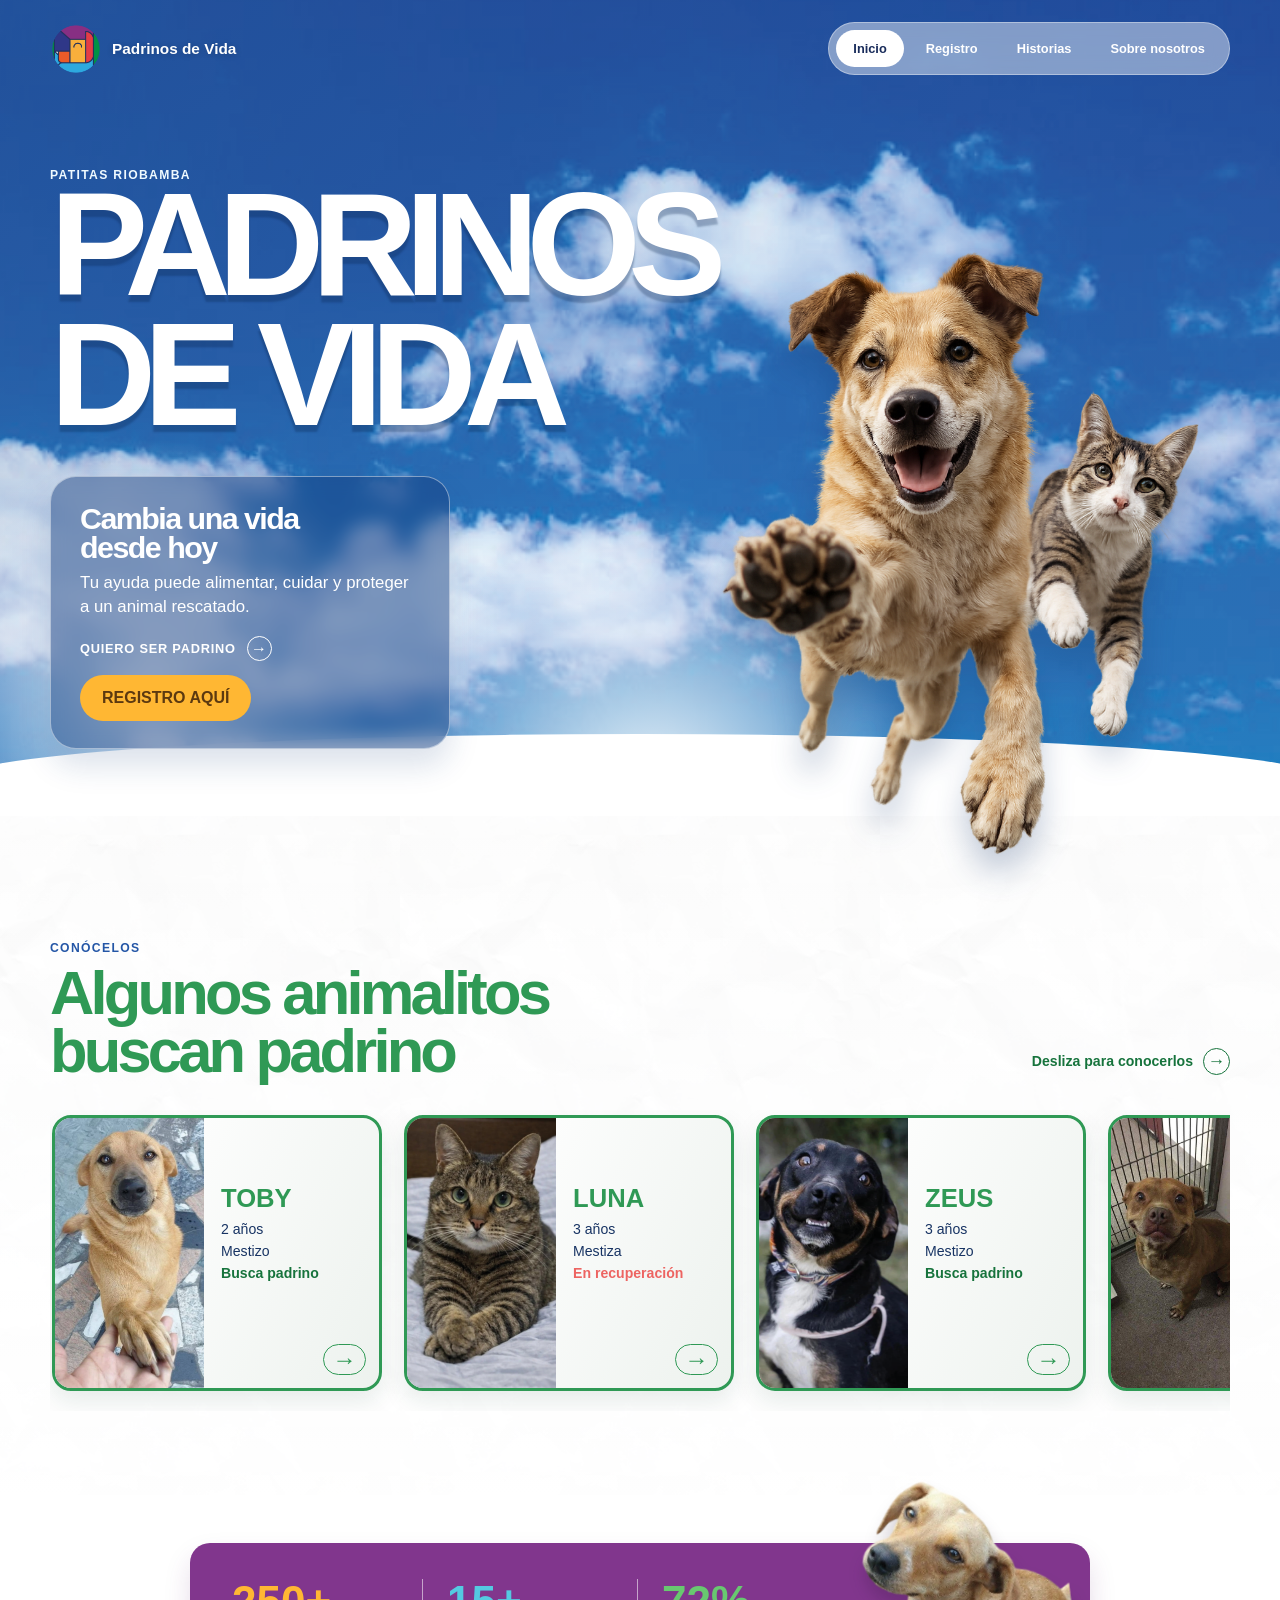
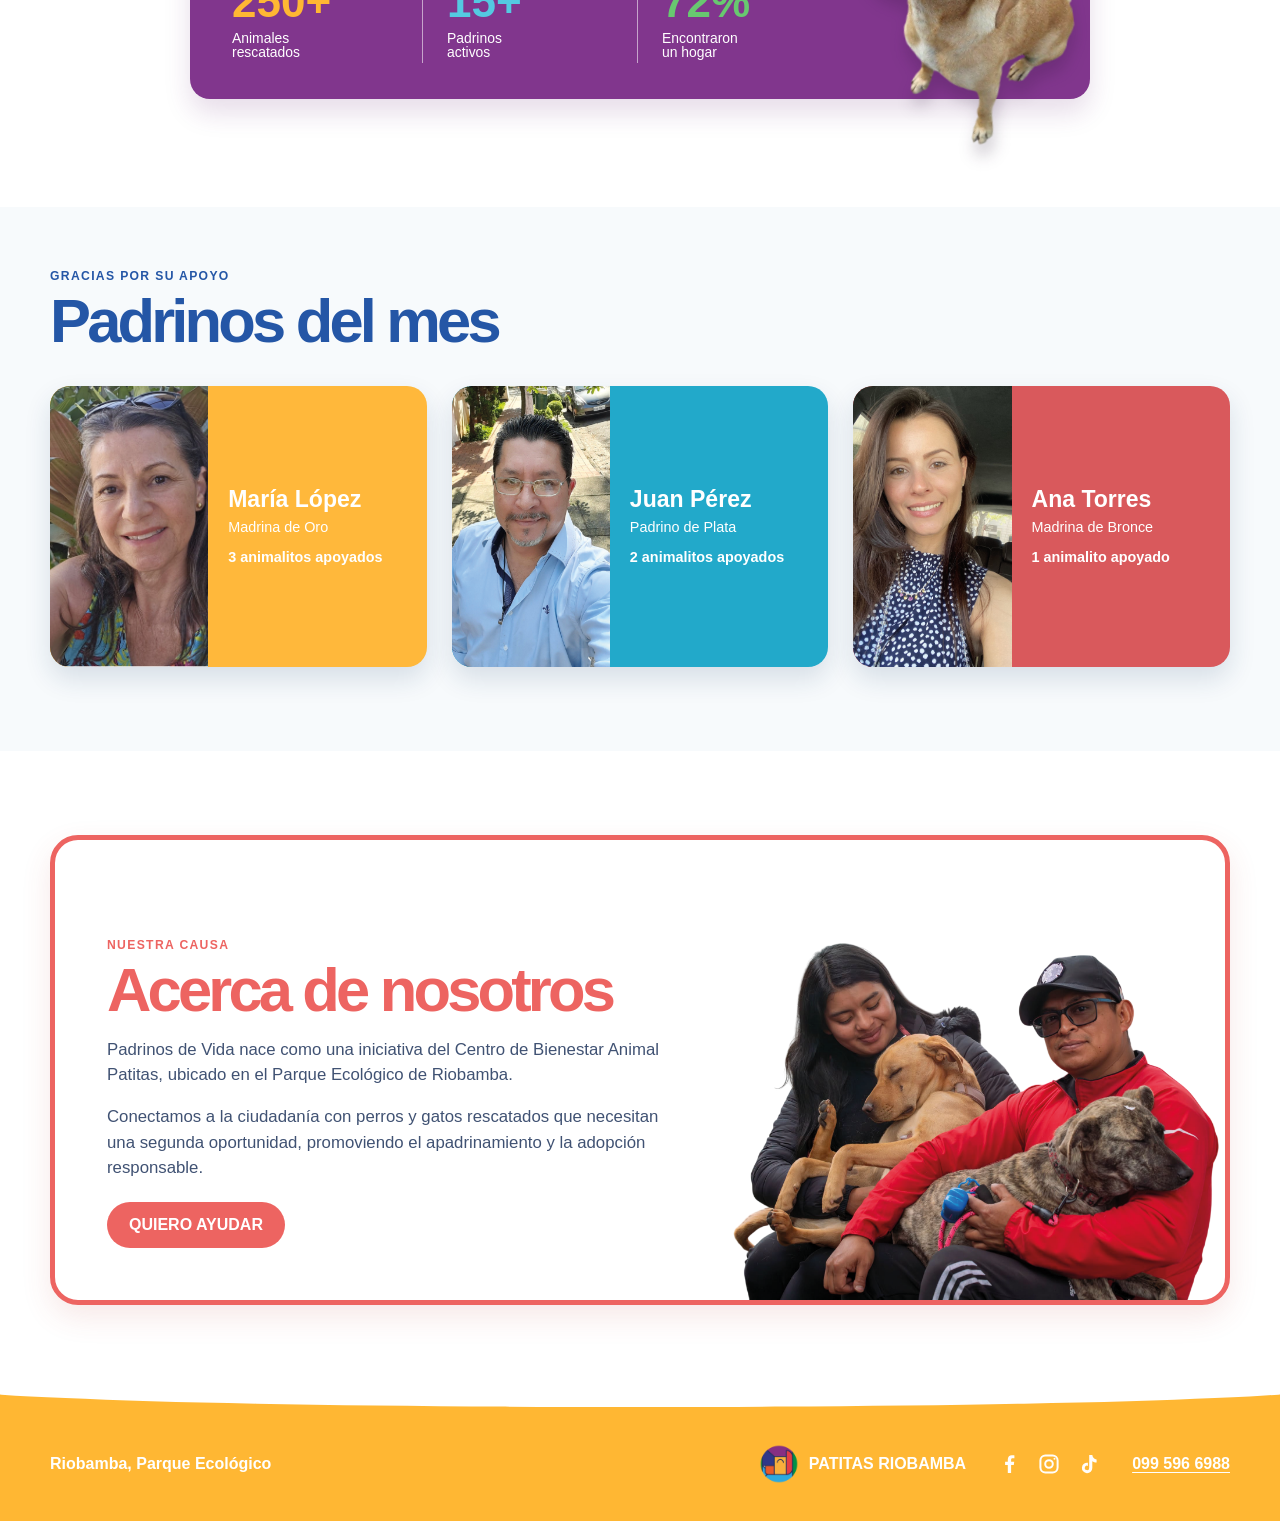
<file: index.html>
<!doctype html>
<html lang="es">
  <head>
    <meta charset="utf-8">
    <meta name="viewport" content="width=device-width, initial-scale=1">
    <title>Padrinos de Vida Riobamba | Patitas Riobamba</title>
    <meta name="description" content="Padrinos de Vida Riobamba conecta personas solidarias con animales rescatados que necesitan cuidado, alimento y una segunda oportunidad.">
    <meta name="theme-color" content="#2456a6">
    <meta property="og:title" content="Padrinos de Vida Riobamba">
    <meta property="og:description" content="Cambia una vida desde hoy. Conoce y apadrina a un animal rescatado.">
    <meta property="og:image" content="img/logo1.png">
    <meta property="og:type" content="website">
    <link rel="icon" type="image/png" sizes="any" href="img/logo1.png">
    <link rel="apple-touch-icon" href="img/logo1.png">
    <link rel="manifest" href="site.webmanifest">
    <link rel="stylesheet" href="style.css">
  </head>
  <body class="home-page">
    <a class="skip-link" href="#contenido">Ir al contenido</a>

    <header class="site-header" id="inicio">
      <a class="brand" href="#inicio" aria-label="Padrinos de Vida: ir al inicio">
        <img src="img/logo1.png" alt="Logo Padrinos de Vida Riobamba">
        <span>Padrinos de Vida</span>
      </a>
      <button class="menu-toggle" type="button" aria-expanded="false" aria-controls="main-menu">
        <span class="sr-only">Abrir menú</span>
        <span></span><span></span><span></span>
      </button>
      <nav id="main-menu" class="main-nav" aria-label="Navegación principal">
        <a class="is-active" href="#inicio">Inicio</a>
        <a href="registro.html">Registro</a>
        <a href="#animalitos">Historias</a>
        <a href="#acerca-de-nosotros">Sobre nosotros</a>
      </nav>
    </header>

    <main id="contenido">
      <section class="hero" aria-labelledby="hero-title">
        <div class="hero-sky" aria-hidden="true"></div>
        <div class="hero-content content-wrap">
          <p class="eyebrow hero-eyebrow">Patitas Riobamba</p>
          <h1 id="hero-title">Padrinos<br><span>de Vida</span></h1>
          <div class="hero-message">
            <h2>Cambia una vida<br>desde hoy</h2>
            <p>Tu ayuda puede alimentar, cuidar y proteger a un animal rescatado.</p>
            <a class="text-link light" href="registro.html">Quiero ser padrino <span aria-hidden="true">→</span></a>
            <a class="button button-sun" href="registro.html">Registro aquí</a>
          </div>
        </div>
        <img class="hero-pets" src="img/adorno1.png" alt="Un perro y un gato rescatados">
        <div class="hero-wave" aria-hidden="true"></div>
      </section>

      <section class="animals section" id="animalitos" aria-labelledby="animalitos-title">
        <div class="content-wrap">
          <p class="eyebrow">Conócelos</p>
          <div class="section-heading">
            <h2 id="animalitos-title">Algunos animalitos<br>buscan padrino</h2>
            <p class="slide-hint">Desliza para conocerlos <span aria-hidden="true">→</span></p>
          </div>
          <div class="animal-grid">
            <article class="animal-card">
              <img src="img/perro1.png" alt="Toby, perro mestizo color miel">
              <div><h3>Toby</h3><p>2 años</p><p>Mestizo</p><span>Busca padrino</span></div>
              <a href="registro.html?animal=Toby#formulario" aria-label="Quiero apadrinar a Toby">→</a>
            </article>
            <article class="animal-card">
              <img src="img/perro2.png" alt="Luna, gata mestiza atigrada">
              <div><h3>Luna</h3><p>3 años</p><p>Mestiza</p><span class="recovery">En recuperación</span></div>
              <a href="registro.html?animal=Luna#formulario" aria-label="Quiero apadrinar a Luna">→</a>
            </article>
            <article class="animal-card">
              <img src="img/perro3.png" alt="Zeus, perro mestizo negro y blanco">
              <div><h3>Zeus</h3><p>3 años</p><p>Mestizo</p><span>Busca padrino</span></div>
              <a href="registro.html?animal=Zeus#formulario" aria-label="Quiero apadrinar a Zeus">→</a>
            </article>
            <article class="animal-card">
              <img src="img/perro4.png" alt="Rocky, perro pitbull mestizo">
              <div><h3>Rocky</h3><p>4 años</p><p>Pitbull mestizo</p><span>Busca padrino</span></div>
              <a href="registro.html?animal=Rocky#formulario" aria-label="Quiero apadrinar a Rocky">→</a>
            </article>
            <article class="animal-card">
              <img src="img/perro5.png" alt="Maya, perra mestiza blanco y negro">
              <div><h3>Maya</h3><p>2 años</p><p>Mestiza</p><span>Busca padrino</span></div>
              <a href="registro.html?animal=Maya#formulario" aria-label="Quiero apadrinar a Maya">→</a>
            </article>
            <article class="animal-card">
              <img src="img/perro6.png" alt="Max, gato negro con pechera blanca">
              <div><h3>Max</h3><p>1 año</p><p>Mestizo</p><span>Busca padrino</span></div>
              <a href="registro.html?animal=Max#formulario" aria-label="Quiero apadrinar a Max">→</a>
            </article>
            <article class="animal-card">
              <img src="img/perro7.png" alt="Sasha, gata mestiza color canela">
              <div><h3>Sasha</h3><p>6 años</p><p>Mestiza</p><span>Busca padrino</span></div>
              <a href="registro.html?animal=Sasha#formulario" aria-label="Quiero apadrinar a Sasha">→</a>
            </article>
          </div>
        </div>
      </section>

      <section class="impact section" aria-label="Impacto de Padrinos de Vida">
        <div class="content-wrap impact-card">
          <div><strong>250+</strong><span>Animales<br>rescatados</span></div>
          <div><strong>15+</strong><span>Padrinos<br>activos</span></div>
          <div><strong>72%</strong><span>Encontraron<br>un hogar</span></div>
          <img src="img/adorno2.png" alt="">
        </div>
      </section>

      <section class="padrinos section" id="padrinos" aria-labelledby="padrinos-title">
        <div class="content-wrap">
          <p class="eyebrow">Gracias por su apoyo</p>
          <h2 id="padrinos-title">Padrinos del mes</h2>
          <div class="sponsor-grid">
            <article class="sponsor-card gold"><img src="img/padrino1.png" alt="María López"><div><h3>María López</h3><p>Madrina de Oro</p><span>3 animalitos apoyados</span></div></article>
            <article class="sponsor-card blue"><img src="img/padrino2.png" alt="Juan Pérez"><div><h3>Juan Pérez</h3><p>Padrino de Plata</p><span>2 animalitos apoyados</span></div></article>
            <article class="sponsor-card coral"><img src="img/padrino3.png" alt="Ana Torres"><div><h3>Ana Torres</h3><p>Madrina de Bronce</p><span>1 animalito apoyado</span></div></article>
          </div>
        </div>
      </section>

      <section class="about section" id="acerca-de-nosotros" aria-labelledby="about-title">
        <div class="content-wrap about-card">
          <div class="about-copy">
            <p class="eyebrow coral-text">Nuestra causa</p>
            <h2 id="about-title">Acerca de nosotros</h2>
            <p>Padrinos de Vida nace como una iniciativa del Centro de Bienestar Animal Patitas, ubicado en el Parque Ecológico de Riobamba.</p>
            <p>Conectamos a la ciudadanía con perros y gatos rescatados que necesitan una segunda oportunidad, promoviendo el apadrinamiento y la adopción responsable.</p>
            <a class="button button-coral" href="registro.html">Quiero ayudar</a>
          </div>
          <img src="img/adorno3.png" alt="Familia cuidando perros rescatados">
        </div>
      </section>
    </main>

    <footer class="site-footer">
      <div class="content-wrap footer-content">
        <p>Riobamba, Parque Ecológico</p>
        <div class="footer-brand"><img src="img/logo1.png" alt=""><strong>Patitas Riobamba</strong></div>
        <div class="social-links" aria-label="Redes sociales de Patitas Riobamba">
          <a href="#" aria-label="Facebook" title="Facebook">
            <svg viewBox="0 0 24 24" aria-hidden="true"><path d="M14.1 21v-8h2.7l.4-3.2h-3.1v-2c0-.9.3-1.5 1.6-1.5h1.7V3.4c-.3 0-1.3-.1-2.5-.1-2.4 0-4.1 1.5-4.1 4.2v2.3H8.1V13h2.7v8h3.3Z"/></svg>
          </a>
          <a href="#" aria-label="Instagram" title="Instagram">
            <svg viewBox="0 0 24 24" aria-hidden="true"><rect x="3.4" y="3.4" width="17.2" height="17.2" rx="5"/><circle cx="12" cy="12" r="3.8"/><circle cx="17.5" cy="6.8" r="1" class="social-dot"/></svg>
          </a>
          <a href="#" aria-label="TikTok" title="TikTok">
            <svg viewBox="0 0 24 24" aria-hidden="true"><path d="M15.3 3c.4 2.6 1.9 4.2 4.3 4.5v3.1c-1.6 0-3.1-.5-4.3-1.4v6.7a5.2 5.2 0 1 1-4.4-5.1v3.1a2.2 2.2 0 1 0 1.3 2V3h3.1Z"/></svg>
          </a>
        </div>
        <a href="tel:+593995966988">099 596 6988</a>
      </div>
    </footer>
    <script src="config.js"></script>
    <script src="script.js"></script>
  </body>
</html>
</file>
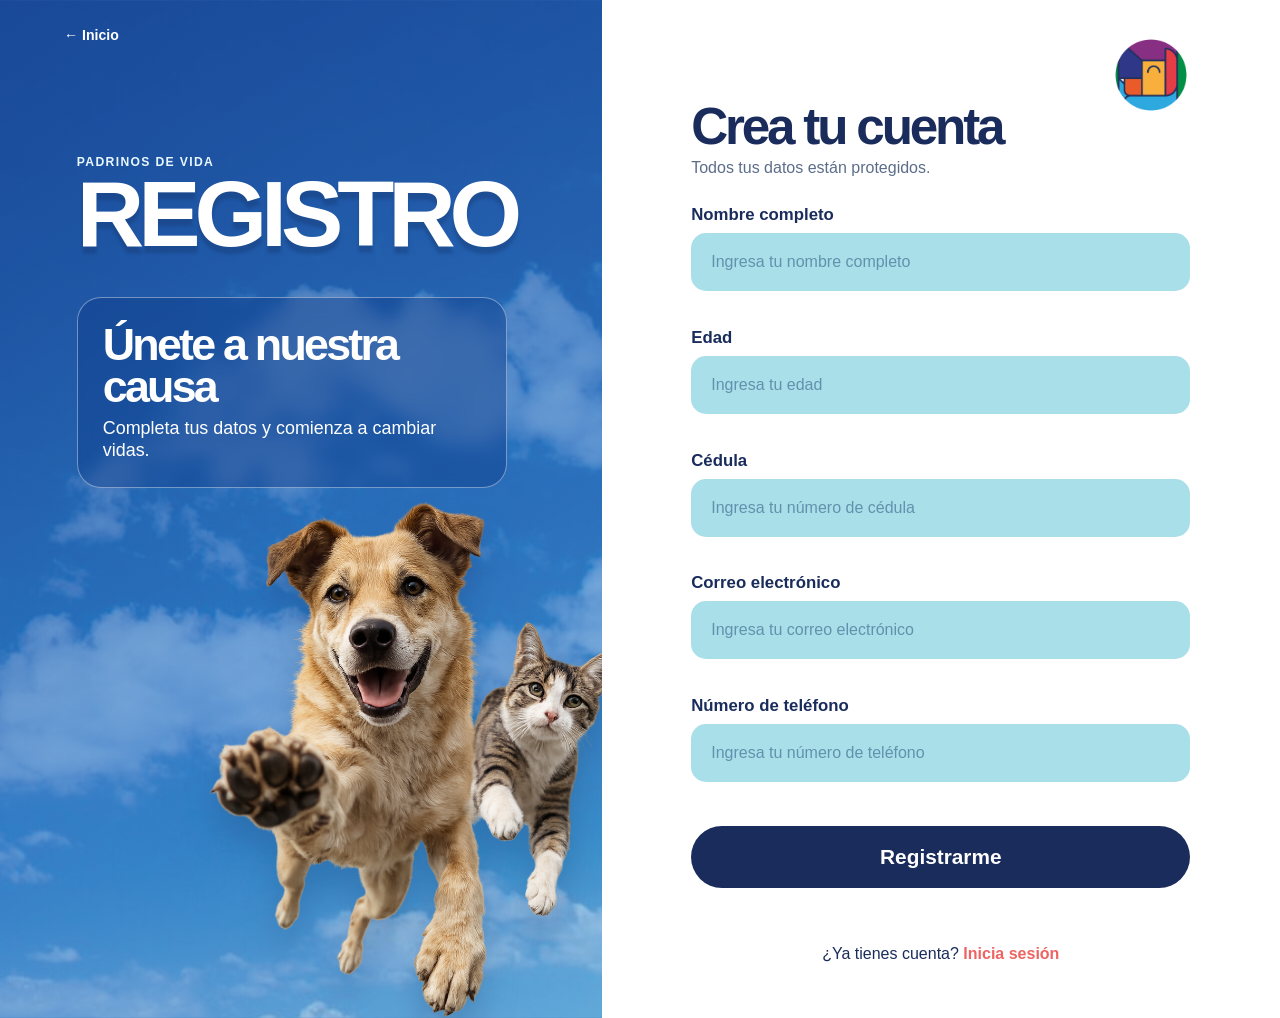
<file: registro.html>
<!doctype html>
<html lang="es">
  <head>
    <meta charset="utf-8">
    <meta name="viewport" content="width=device-width, initial-scale=1">
    <title>Registro | Padrinos de Vida Riobamba</title>
    <meta name="description" content="Regístrate como padrino o madrina de un animal rescatado en Riobamba.">
    <meta name="theme-color" content="#2456a6">
    <meta property="og:title" content="Registro | Padrinos de Vida Riobamba">
    <meta property="og:image" content="img/logo1.png">
    <link rel="icon" type="image/png" sizes="any" href="img/logo1.png">
    <link rel="apple-touch-icon" href="img/logo1.png">
    <link rel="manifest" href="site.webmanifest">
    <link rel="stylesheet" href="style.css">
  </head>
  <body class="registration-page">
    <a class="skip-link" href="#formulario">Ir al formulario</a>
    <main class="registration-layout">
      <section class="registration-intro" aria-labelledby="register-title">
        <a class="back-home" href="index.html" aria-label="Volver a Padrinos de Vida">← Inicio</a>
        <div class="registration-sky" aria-hidden="true"></div>
        <div class="registration-copy">
          <p class="eyebrow light-eyebrow">Padrinos de Vida</p>
          <h1 id="register-title">Registro</h1>
          <div class="intro-message"><h2>Únete a nuestra causa</h2><p>Completa tus datos y comienza a cambiar vidas.</p></div>
        </div>
        <img class="registration-pets" src="img/adorno4.png" alt="Un perro y un gato esperan una nueva oportunidad">
      </section>

      <section class="registration-form-panel" id="formulario" aria-labelledby="form-title">
        <a class="form-logo" href="index.html"><img src="img/logo1.png" alt="Logo Padrinos de Vida"></a>
        <div class="form-container">
          <h2 id="form-title">Crea tu cuenta</h2>
          <p class="privacy-note">Todos tus datos están protegidos.</p>
          <p class="selected-animal" hidden aria-live="polite"></p>
          <form id="registrationForm" novalidate>
            <div class="field-group">
              <label for="nombre">Nombre completo</label>
              <input id="nombre" name="nombre" type="text" autocomplete="name" placeholder="Ingresa tu nombre completo" required minlength="3">
              <small class="field-error" id="nombre-error"></small>
            </div>
            <div class="field-group">
              <label for="edad">Edad</label>
              <input id="edad" name="edad" type="number" inputmode="numeric" min="12" max="120" placeholder="Ingresa tu edad" required>
              <small class="field-error" id="edad-error"></small>
            </div>
            <div class="field-group">
              <label for="cedula">Cédula</label>
              <input id="cedula" name="cedula" type="text" inputmode="numeric" autocomplete="off" placeholder="Ingresa tu número de cédula" required maxlength="10" pattern="[0-9]{10}">
              <small class="field-error" id="cedula-error"></small>
            </div>
            <div class="field-group">
              <label for="correo">Correo electrónico</label>
              <input id="correo" name="correo" type="email" autocomplete="email" placeholder="Ingresa tu correo electrónico" required>
              <small class="field-error" id="correo-error"></small>
            </div>
            <div class="field-group">
              <label for="telefono">Número de teléfono</label>
              <input id="telefono" name="telefono" type="tel" inputmode="tel" autocomplete="tel" placeholder="Ingresa tu número de teléfono" required minlength="7" maxlength="20">
              <small class="field-error" id="telefono-error"></small>
            </div>
            <input id="animal" name="animal" type="hidden">
            <button class="button button-primary form-submit" type="submit">Registrarme</button>
            <p class="form-status" id="form-status" role="status" aria-live="polite"></p>
          </form>
          <p class="login-copy">¿Ya tienes cuenta? <a href="mailto:patitasriobamba@example.com?subject=Inicio%20de%20sesión%20Padrinos%20de%20Vida">Inicia sesión</a></p>
        </div>
      </section>
    </main>
    <script src="config.js"></script>
    <script src="script.js"></script>
  </body>
</html>
</file>
<file: style.css>
:root {
  --blue-900: #192c5b;
  --blue-800: #2456a6;
  --blue-600: #3175c9;
  --sky: #a9dfe9;
  --green: #2f9955;
  --green-dark: #16733c;
  --sun: #ffb733;
  --coral: #ed6461;
  --purple: #81368d;
  --ink: #173363;
  --paper: #ffffff;
  --muted: #5c6d8a;
  --line: rgba(23, 51, 99, .14);
  --shadow: 0 18px 45px rgba(19, 52, 105, .15);
}

* { box-sizing: border-box; }
html { scroll-behavior: smooth; }
body { margin: 0; overflow-x: hidden; color: var(--ink); font-family: "Segoe UI", Arial, sans-serif; background: var(--paper); }
img { display: block; max-width: 100%; }
a { color: inherit; text-decoration: none; }
button, input { font: inherit; }
button { cursor: pointer; }

.sr-only, .skip-link:not(:focus) { position: absolute; width: 1px; height: 1px; padding: 0; margin: -1px; overflow: hidden; clip: rect(0, 0, 0, 0); white-space: nowrap; border: 0; }
.skip-link:focus { position: fixed; z-index: 100; top: 12px; left: 12px; padding: 12px 16px; color: var(--blue-900); background: #fff; border-radius: 10px; box-shadow: var(--shadow); }
.content-wrap { width: min(1180px, calc(100% - 48px)); margin-inline: auto; }
.section { padding: 84px 0; scroll-margin-top: 90px; }
.eyebrow { margin: 0 0 9px; color: var(--blue-800); font-size: .76rem; font-weight: 800; letter-spacing: .11em; text-transform: uppercase; }
.coral-text { color: var(--coral); }
h1, h2, h3, p { margin-top: 0; }
h1, h2, h3, .button, .main-nav a, .brand { font-family: "Arial Rounded MT Bold", "Segoe UI", sans-serif; }
h2 { font-size: clamp(2.5rem, 4.8vw, 4rem); line-height: .94; letter-spacing: -.062em; }

.site-header { position: absolute; z-index: 10; top: 0; left: 50%; display: flex; align-items: center; justify-content: space-between; gap: 26px; width: min(1180px, calc(100% - 48px)); padding-top: 22px; transform: translateX(-50%); }
.brand { display: flex; align-items: center; gap: 10px; color: #fff; font-weight: 800; font-size: .96rem; text-shadow: 0 1px 6px rgba(0, 0, 0, .2); }
.brand img { width: 52px; height: 52px; object-fit: contain; }
.main-nav { display: flex; align-items: center; gap: 5px; padding: 7px; border: 1px solid rgba(255, 255, 255, .36); border-radius: 999px; background: rgba(255, 255, 255, .44); backdrop-filter: blur(9px); }
.main-nav a { padding: 11px 17px; border-radius: 999px; color: #fff; font-size: .8rem; font-weight: 800; transition: .2s ease; }
.main-nav a:hover, .main-nav a:focus-visible, .main-nav a.is-active { color: var(--blue-900); background: #fff; outline: none; }
.menu-toggle { display: none; border: 0; background: transparent; }

.hero { position: relative; z-index: 2; isolation: isolate; min-height: 815px; overflow: visible; background: #2174bf url("img/cielo.png") center / cover no-repeat; }
.hero-sky, .registration-sky { position: absolute; inset: 0; background: linear-gradient(140deg, rgba(17, 54, 126, .31), rgba(41, 136, 205, .09) 53%, rgba(255,255,255,.04)); }
.hero-sky::after { position: absolute; inset: 0; content: ""; background: radial-gradient(circle at 12% 83%, rgba(255,255,255,.96), transparent 18%), radial-gradient(circle at 51% 97%, rgba(255,255,255,.9), transparent 28%); }
.hero-content { position: relative; z-index: 8; padding-top: 168px; }
.hero-eyebrow { color: #effaff; }
.hero h1 { max-width: 770px; margin: 0; color: #fff; font-size: clamp(5.1rem, 11.5vw, 10.1rem); font-weight: 900; line-height: .73; letter-spacing: -.087em; text-transform: uppercase; text-shadow: 0 7px 2px rgba(10, 38, 78, .3); }
.hero h1 span { display: inline-block; margin-top: .15em; }
.hero-message { width: min(400px, 100%); margin-top: 48px; padding: 27px 29px; border: 1px solid rgba(255,255,255,.44); border-radius: 26px; color: #fff; background: rgba(21, 60, 125, .47); box-shadow: 0 17px 30px rgba(18, 59, 120, .15); backdrop-filter: blur(9px); }
.hero-message h2 { margin-bottom: 10px; font-size: 1.9rem; letter-spacing: -.05em; }
.hero-message p { margin-bottom: 18px; font-size: 1.05rem; line-height: 1.4; }
.text-link { display: inline-flex; align-items: center; gap: 11px; color: var(--blue-800); font-size: .8rem; font-weight: 900; letter-spacing: .06em; text-transform: uppercase; }
.text-link span { display: inline-grid; width: 25px; height: 25px; place-items: center; border: 1px solid currentColor; border-radius: 99px; font-size: 1rem; line-height: 1; transition: transform .2s ease; }
.text-link:hover span { transform: translateX(4px); }
.text-link.light { display: flex; width: max-content; margin-bottom: 14px; color: #fff; }
.button { display: inline-flex; align-items: center; justify-content: center; min-height: 46px; padding: 12px 22px; border: 0; border-radius: 999px; font-weight: 900; text-align: center; text-transform: uppercase; transition: transform .2s ease, box-shadow .2s ease; }
.button:hover, .button:focus-visible { transform: translateY(-2px); box-shadow: 0 12px 22px rgba(15, 34, 70, .24); outline: none; }
.button-sun { color: #5c3910; white-space: nowrap; background: var(--sun); }
.button-coral { color: #fff; background: var(--coral); }
.button-primary { color: #fff; background: var(--blue-900); }
.hero-pets { position: absolute; z-index: 7; right: max(4vw, calc((100vw - 1180px) / 2)); bottom: -58px; width: min(50vw, 630px); max-height: 630px; object-fit: contain; object-position: bottom right; filter: drop-shadow(0 22px 15px rgba(22, 55, 110, .24)); }
.hero-wave { position: absolute; z-index: 4; right: -4%; bottom: -1px; left: -4%; height: 82px; border-radius: 52% 52% 0 0 / 60% 60% 0 0; background: #fff; }

.animals { position: relative; z-index: 1; padding-top: 126px; background: linear-gradient(rgba(255,255,255,.93), rgba(255,255,255,.99)), url("img/textura.png") center / 480px repeat; }
.section-heading { display: flex; align-items: end; justify-content: space-between; gap: 18px; margin-bottom: 30px; }
.section-heading h2 { margin-bottom: 0; color: var(--green); }
.slide-hint { display: inline-flex; align-items: center; gap: 10px; margin: 0 0 5px; color: var(--green-dark); font-size: .88rem; font-weight: 800; white-space: nowrap; }.slide-hint span { display: grid; width: 27px; height: 27px; place-items: center; border: 1px solid var(--green-dark); border-radius: 50%; font-size: 1.1rem; }
.animal-grid { display: flex; gap: 22px; overflow-x: auto; overscroll-behavior-inline: contain; padding: 5px 4px 20px 2px; scroll-padding-inline: 2px; scroll-snap-type: x mandatory; scrollbar-color: var(--green) #d9ebdf; scrollbar-width: thin; }
.animal-grid::-webkit-scrollbar { height: 10px; }.animal-grid::-webkit-scrollbar-track { border-radius: 99px; background: #d9ebdf; }.animal-grid::-webkit-scrollbar-thumb { border-radius: 99px; background: var(--green); }
.animal-card { display: grid; flex: 0 0 330px; grid-template-columns: 46% 1fr; grid-template-rows: 1fr auto; min-width: 0; min-height: 225px; overflow: hidden; scroll-snap-align: start; border: 3px solid var(--green); border-radius: 19px; background: linear-gradient(115deg, #fff 20%, #edf2ee); box-shadow: 0 10px 24px rgba(18, 71, 46, .1); }
.animal-card > img { grid-row: span 2; width: 100%; height: 100%; min-height: 225px; object-fit: cover; object-position: center; }
.animal-card > div { align-self: center; padding: 19px 12px 8px 17px; }
.animal-card h3 { margin-bottom: 10px; color: var(--green); font-size: clamp(1.35rem, 2vw, 1.7rem); line-height: 1; text-transform: uppercase; }
.animal-card p, .animal-card span { margin: 0 0 5px; font-size: .88rem; line-height: 1.2; }
.animal-card span { display: block; color: var(--green-dark); font-weight: 800; }
.animal-card .recovery { color: var(--coral); }
.animal-card > a { justify-self: end; width: 43px; height: 31px; margin: 0 13px 13px 0; display: grid; place-items: center; color: var(--green); border: 1px solid var(--green); border-radius: 999px; font-size: 1.5rem; font-weight: 800; line-height: 1; }
.animal-card > a:hover { color: #fff; background: var(--green); }

.impact { padding-top: 48px; padding-bottom: 108px; }
.impact-card { position: relative; display: flex; align-items: center; width: min(900px, calc(100% - 48px)); min-height: 156px; padding: 28px 238px 28px 42px; overflow: visible; border-radius: 20px; color: #fff; background: var(--purple); box-shadow: 0 14px 27px rgba(91, 30, 109, .15); }
.impact-card > div { flex: 1; padding: 3px 24px; border-right: 1px solid rgba(255,255,255,.55); }
.impact-card > div:first-child { padding-left: 0; }
.impact-card > div:last-of-type { border-right: 0; }
.impact-card strong { display: block; color: var(--sun); font-size: 2.75rem; line-height: .9; }
.impact-card div:nth-child(2) strong { color: #54cae1; }
.impact-card div:nth-child(3) strong { color: #68c870; }
.impact-card span { display: block; margin-top: 9px; font-size: .87rem; line-height: 1.07; }
.impact-card img { position: absolute; z-index: 2; right: 18px; bottom: -55px; width: 210px; max-height: none; transform: rotate(-7deg); filter: drop-shadow(0 13px 8px rgba(37, 15, 47, .2)); }

.padrinos { padding-top: 62px; background: #f7fafc; }
.padrinos h2 { margin-bottom: 36px; color: var(--blue-800); }
.sponsor-grid { display: grid; grid-template-columns: repeat(3, minmax(0, 1fr)); gap: 25px; }
.sponsor-card { display: flex; min-height: 190px; overflow: hidden; border-radius: 20px; color: #fff; box-shadow: 0 12px 27px rgba(20, 54, 99, .14); }
.sponsor-card img { width: 42%; object-fit: cover; object-position: center top; }
.sponsor-card div { display: flex; flex: 1; flex-direction: column; justify-content: center; padding: 24px 20px; }
.sponsor-card h3 { margin-bottom: 7px; font-size: clamp(1.15rem, 1.8vw, 1.55rem); line-height: 1.05; }
.sponsor-card p, .sponsor-card span { margin: 0; font-size: .9rem; line-height: 1.3; }
.sponsor-card span { display: inline-block; margin-top: 11px; font-weight: 800; }
.gold { background: #ffb83b; }.blue { background: #22a9ca; }.coral { background: #d9595c; }

.about { background: #fff; }
.about-card { position: relative; display: grid; grid-template-columns: minmax(0, 1.15fr) minmax(330px, .85fr); align-items: end; min-height: 470px; overflow: visible; border: 5px solid var(--coral); border-radius: 28px; background: #fff; box-shadow: 0 12px 30px rgba(188, 63, 61, .12); }
.about-copy { position: relative; z-index: 1; padding: 52px; }
.about-copy h2 { margin-bottom: 18px; color: var(--coral); }
.about-copy p:not(.eyebrow) { max-width: 570px; margin-bottom: 17px; color: #405273; font-size: 1.05rem; line-height: 1.5; }
.about-copy .button { margin-top: 5px; }
.about-card > img { align-self: end; justify-self: end; width: min(100%, 500px); height: auto; max-height: 460px; object-fit: contain; object-position: bottom right; }

.site-footer { position: relative; overflow: hidden; padding: 37px 0; color: #fff; background: var(--sun); }
.site-footer::before { position: absolute; top: -22px; left: -4%; width: 108%; height: 40px; content: ""; border-radius: 0 0 50% 50%; background: #fff; }
.footer-content { display: grid; grid-template-columns: minmax(245px, 1fr) auto auto auto; align-items: center; gap: 28px; padding-top: 18px; font-weight: 700; }
.footer-brand { display: flex; align-items: center; gap: 10px; text-transform: uppercase; }
.footer-brand img { width: 40px; height: 40px; object-fit: contain; }
.site-footer p { margin: 0; }.site-footer > .footer-content > a { justify-self: end; white-space: nowrap; }
.site-footer a { text-decoration: underline; text-underline-offset: 3px; }
.social-links { display: flex; align-items: center; gap: 10px; }
.social-links a { display: grid; width: 30px; height: 30px; place-items: center; color: #fff; text-decoration: none; opacity: .98; transition: transform .18s ease; }
.social-links a:hover { transform: translateY(-2px); }
.social-links svg { width: 24px; height: 24px; fill: currentColor; }.social-links svg rect, .social-links svg circle { fill: none; stroke: currentColor; stroke-width: 2; }.social-links svg .social-dot { fill: currentColor; stroke: none; }

/* Página de registro */
.registration-page { min-height: 100vh; background: #fff; }
.registration-layout { display: grid; grid-template-columns: minmax(410px, 47%) minmax(0, 53%); min-height: 100vh; }
.registration-intro { position: relative; isolation: isolate; min-height: 760px; overflow: hidden; color: #fff; background: linear-gradient(150deg, rgba(22,76,158,.76), rgba(44,117,195,.62) 61%, rgba(104,195,229,.4)), url("img/cielo.png") center / cover; }
.registration-sky { opacity: .7; }
.registration-copy { position: relative; z-index: 2; padding: 155px clamp(32px, 6vw, 92px) 90px; }
.light-eyebrow { color: #e9f8ff; }
.registration-copy h1 { margin: 0; font-size: clamp(4rem, 7.3vw, 7rem); font-weight: 900; line-height: .78; letter-spacing: -.065em; text-transform: uppercase; text-shadow: 0 7px 3px rgba(19, 45, 95, .3); }
.intro-message { width: min(430px, 100%); margin-top: 46px; padding: 25px; border: 1px solid rgba(255,255,255,.4); border-radius: 24px; background: rgba(15, 61, 138, .45); backdrop-filter: blur(8px); }
.intro-message h2 { margin-bottom: 10px; font-size: clamp(1.8rem, 3.5vw, 3rem); }
.intro-message p { margin: 0; font-size: 1.12rem; line-height: 1.25; }
.registration-pets { position: absolute; z-index: 3; right: -7%; bottom: -15px; width: min(73vw, 760px); max-height: 53%; object-fit: contain; object-position: bottom right; filter: drop-shadow(0 22px 16px rgba(25, 60, 113, .25)); }
.back-home { position: absolute; z-index: 5; top: 27px; left: clamp(28px, 5vw, 70px); display: inline-flex; gap: 8px; align-items: center; color: #fff; font-size: .88rem; font-weight: 800; }
.back-home:hover { text-decoration: underline; text-underline-offset: 4px; }

.registration-form-panel { position: relative; display: grid; min-height: 100vh; padding: 48px clamp(34px, 7vw, 130px) 55px; place-items: center; background: #fff; }
.form-logo { position: absolute; top: 36px; right: clamp(34px, 7vw, 100px); width: 78px; }
.form-logo img { width: 100%; aspect-ratio: 1; object-fit: contain; }
.form-container { width: min(560px, 100%); padding-top: 55px; }
.form-container h2 { margin-bottom: 8px; font-size: clamp(2.2rem, 4vw, 3.6rem); color: var(--blue-900); }
.privacy-note { margin-bottom: 28px; color: var(--muted); font-size: 1rem; }
.selected-animal { margin: -10px 0 22px; padding: 11px 15px; color: var(--green-dark); border-left: 4px solid var(--green); border-radius: 0 10px 10px 0; background: #eff9f1; font-size: .92rem; font-weight: 800; }
.field-group { margin-bottom: 18px; }
.field-group label { display: block; margin-bottom: 8px; color: var(--blue-900); font-size: 1.05rem; font-weight: 900; }
.field-group input { width: 100%; min-height: 58px; padding: 14px 18px; color: var(--blue-900); border: 2px solid transparent; border-radius: 15px; outline: none; background: var(--sky); transition: border .2s ease, box-shadow .2s ease; }
.field-group input::placeholder { color: #5182a0; opacity: .82; }
.field-group input:focus { border-color: var(--blue-800); box-shadow: 0 0 0 4px rgba(36,86,166,.12); }
.field-group input.is-invalid { border-color: var(--coral); }
.field-error { display: block; min-height: 1.1em; margin-top: 5px; color: #bd363d; font-size: .78rem; font-weight: 700; }
.form-submit { width: 100%; min-height: 62px; margin-top: 7px; font-size: 1.3rem; text-transform: none; }
.form-status { min-height: 1.4em; margin: 14px 0 0; font-size: .87rem; font-weight: 700; line-height: 1.35; }
.form-status.error { color: #b8333a; }.form-status.success { color: var(--green-dark); }
.login-copy { margin: 24px 0 0; color: var(--blue-900); font-size: 1rem; text-align: center; }
.login-copy a { color: var(--coral); font-weight: 900; }
.login-copy a:hover { text-decoration: underline; }

@media (max-width: 1050px) {
  .site-header { gap: 14px; }.brand span { display: none; }.main-nav a { padding: 10px 13px; }
  .hero-pets { right: 1vw; bottom: -42px; width: min(58vw, 560px); opacity: .95; }.hero-content { padding-top: 145px; }
  .animal-card { flex-basis: 315px; }
  .registration-layout { grid-template-columns: minmax(350px, 43%) minmax(0, 57%); }.registration-copy { padding-inline: 38px; }.registration-pets { width: 760px; right: -50%; }
}

@media (max-width: 760px) {
  .content-wrap, .site-header { width: min(100% - 32px, 600px); }
  .section { padding: 60px 0; }
  .site-header { padding-top: 14px; }.brand img { width: 46px; height: 46px; }
  .menu-toggle { z-index: 12; display: grid; gap: 4px; width: 45px; height: 42px; padding: 9px; border-radius: 12px; background: rgba(255,255,255,.9); box-shadow: 0 5px 18px rgba(21, 62, 121, .18); }
  .menu-toggle span:not(.sr-only) { height: 3px; border-radius: 3px; background: var(--blue-900); transition: transform .2s ease; }
  .menu-toggle[aria-expanded="true"] span:nth-of-type(2) { transform: translateY(7px) rotate(45deg); }.menu-toggle[aria-expanded="true"] span:nth-of-type(3) { opacity: 0; }.menu-toggle[aria-expanded="true"] span:nth-of-type(4) { transform: translateY(-7px) rotate(-45deg); }
  .main-nav { position: absolute; top: 72px; right: 0; display: none; width: 230px; padding: 9px; border-radius: 17px; background: #fff; box-shadow: var(--shadow); backdrop-filter: none; }.main-nav.is-open { display: grid; }
  .main-nav a { color: var(--blue-900); padding: 12px 14px; }.main-nav a.is-active, .main-nav a:hover { background: #e6f1ff; }
  .hero { min-height: 745px; }.hero-content { padding-top: 132px; }.hero h1 { font-size: clamp(4.25rem, 18vw, 6.9rem); }.hero-message { margin-top: 36px; padding: 20px; }.hero-pets { right: 0; bottom: -30px; width: min(95vw, 510px); opacity: .98; }.hero-wave { height: 48px; }
  .animals { padding-top: 94px; }.section-heading { align-items: start; flex-direction: column; }.animal-grid { margin-right: 0; }.animal-card { flex-basis: min(86vw, 330px); min-height: 230px; }.animal-card > img { min-height: 230px; }
  .impact { padding-top: 30px; padding-bottom: 75px; }.impact-card { width: min(100% - 32px, 600px); min-height: 128px; padding: 20px 132px 20px 15px; }.impact-card > div { padding-inline: 8px; }.impact-card strong { font-size: 1.75rem; }.impact-card span { font-size: .65rem; }.impact-card img { right: 7px; bottom: -33px; width: 126px; }
  .sponsor-grid { grid-template-columns: 1fr; }.sponsor-card { min-height: 126px; }.sponsor-card img { width: 31%; }
  .about-card { grid-template-columns: 1fr; }.about-copy { padding: 34px 25px 12px; }.about-card > img { width: min(100%, 440px); height: auto; max-height: none; }
  .footer-content { display: flex; align-items: flex-start; flex-direction: column; gap: 8px; }.site-footer > .footer-content > a { justify-self: auto; }
  .registration-layout { display: block; }.registration-intro { min-height: 490px; }.registration-copy { padding: 119px 28px 45px; }.registration-copy h1 { font-size: clamp(4rem, 20vw, 6rem); }.intro-message { width: 83%; margin-top: 28px; padding: 17px; }.intro-message h2 { font-size: 1.7rem; }.intro-message p { font-size: .98rem; }.registration-pets { right: -40px; bottom: -7px; width: min(105vw, 570px); max-height: 59%; }.registration-form-panel { min-height: auto; padding: 55px 24px 50px; }.form-logo { top: 20px; right: 24px; width: 60px; }.form-container { padding-top: 35px; }
}

@media (max-width: 380px) {
  .hero h1 { font-size: 3.9rem; }.impact-card { padding-left: 12px; }.impact-card > div { padding-inline: 6px; }.impact-card span { font-size: .58rem; }.registration-intro { min-height: 475px; }.registration-copy { padding-inline: 20px; }.registration-form-panel { padding-inline: 18px; }
}
</file>
